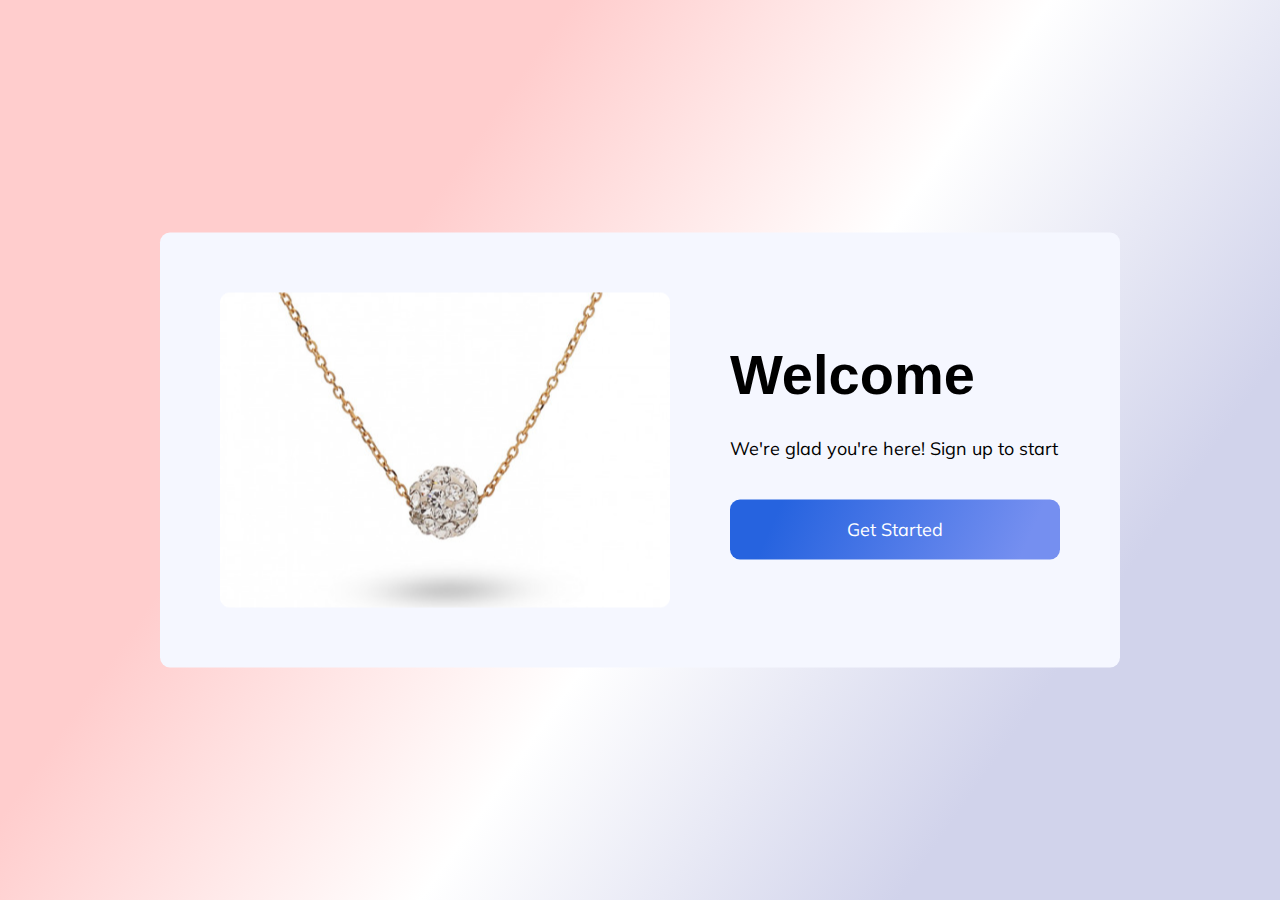
<file: index.html>
<!DOCTYPE html>
<html lang="en">
  <head>
    <meta charset="UTF-8" />
    <meta http-equiv="X-UA-Compatible" content="IE=edge" />
    <meta name="viewport" content="width=Account, initial-scale=1.0" />
    <title>Account</title>
    <link rel="preconnect" href="https://fonts.googleapis.com" />
    <link rel="preconnect" href="https://fonts.gstatic.com" crossorigin />
    <link
      href="https://fonts.googleapis.com/css2?family=Mulish&display=swap"
      rel="stylesheet"
    />
    <link rel="stylesheet" href="css/style.css" />
  </head>
  <body>
    <div class="welcome">
      <div class="image"><img src="./imgs/welcome-mobile.png" /></div>
      <div class="details">
        <h1>Welcome</h1>
        <p class="description">We're glad you're here! Sign up to start</p>
        <a href="register.html" class="start">Get Started</a>
      </div>
    </div>
    <script src="main.js"></script>
  </body>
</html>
</file>
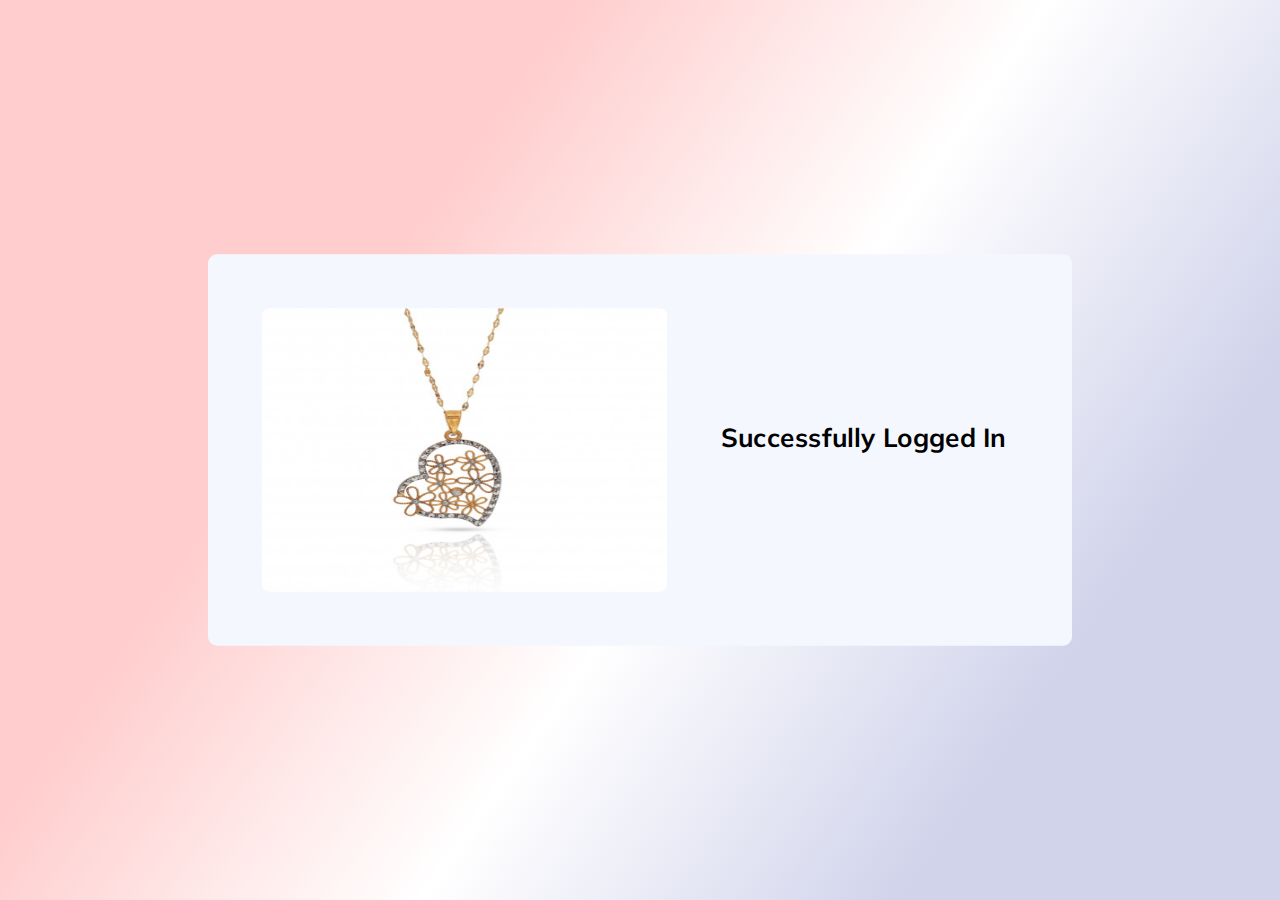
<file: logged-in.html>
<!DOCTYPE html>
<html lang="en">
  <head>
    <meta charset="UTF-8" />
    <meta http-equiv="X-UA-Compatible" content="IE=edge" />
    <meta name="viewport" content="width=device-width, initial-scale=1.0" />
    <title>Account</title>
    <link rel="preconnect" href="https://fonts.googleapis.com" />
    <link rel="preconnect" href="https://fonts.gstatic.com" crossorigin />
    <link
      href="https://fonts.googleapis.com/css2?family=Mulish&display=swap"
      rel="stylesheet"
    />
    <link rel="stylesheet" href="css/all.min.css" />
    <link rel="stylesheet" href="css/style.css" />
    <script>
      // console.log(document.querySelector(".description").innerHTML);
      // document.querySelector(".description").innerHTML = JSON.parse(
      //   sessionStorage.getItem("email")
      // );
      // let value = sessionStorage.getItem("email");
    </script>
  </head>
  <body>
    <div class="logged-in">
      <div class="success-log"><img src="./imgs/logged-in image.png" /></div>
      <div class="success-details">
        <h1>Successfully Logged In</h1>
        <p class="description"></p>
      </div>
    </div>
    <script src="main.js"></script>
  </body>
</html>
</file>
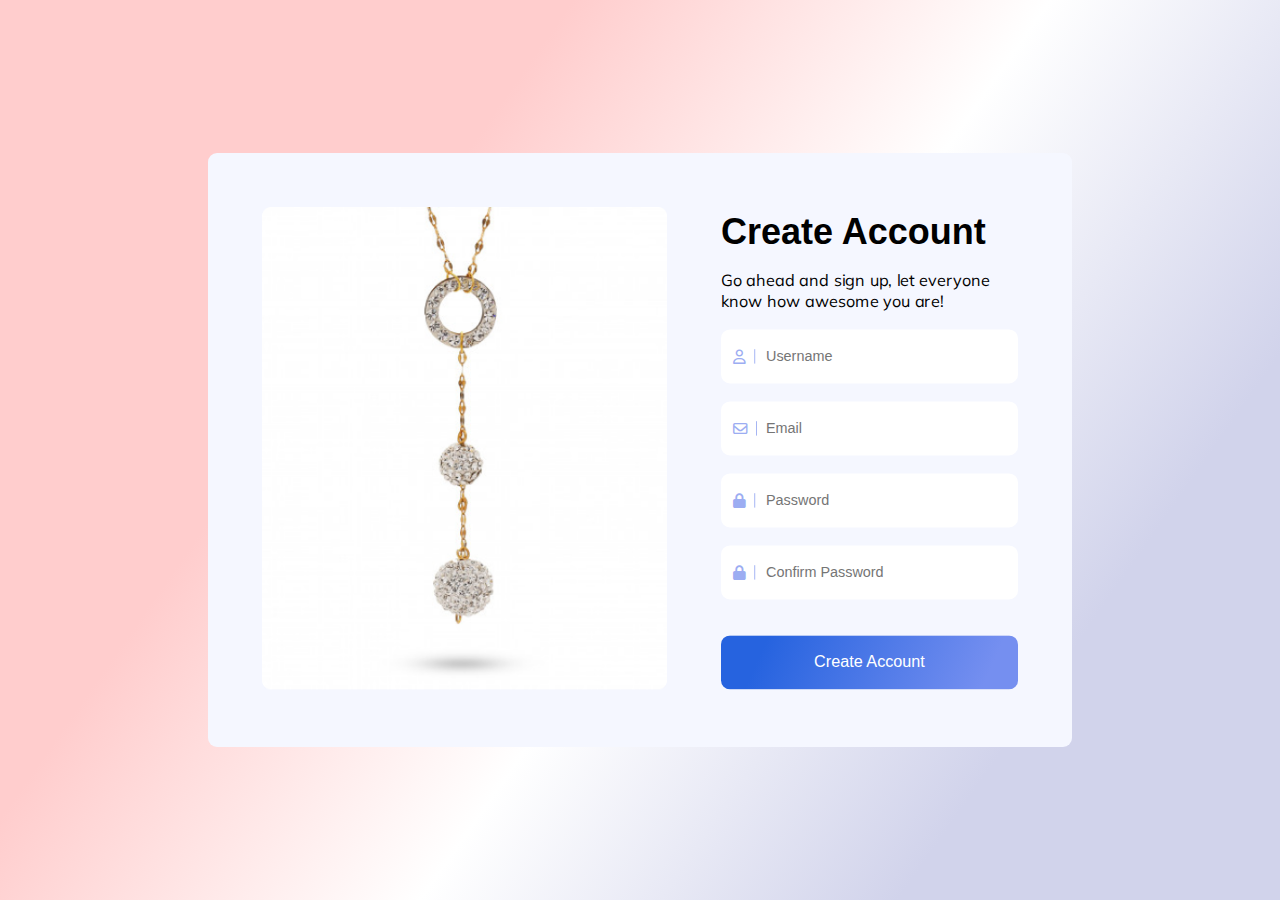
<file: register.html>
<!DOCTYPE html>
<html lang="en">
  <head>
    <meta charset="UTF-8" />
    <meta http-equiv="X-UA-Compatible" content="IE=edge" />
    <meta name="viewport" content="width=device-width, initial-scale=1.0" />
    <title>Account</title>
    <link rel="preconnect" href="https://fonts.googleapis.com" />
    <link rel="preconnect" href="https://fonts.gstatic.com" crossorigin />
    <link
      href="https://fonts.googleapis.com/css2?family=Mulish&display=swap"
      rel="stylesheet"
    />
    <link rel="stylesheet" href="css/all.min.css" />
    <link rel="stylesheet" href="css/style.css" />
  </head>
  <body>
    <div class="register">
      <div class="image"><img src="./imgs/register image.png" /></div>
      <form action="" class="details">
        <h1>Create Account</h1>
        <p class="description">
          Go ahead and sign up, let everyone know how awesome you are!
        </p>
        <div class="data">
          <div class="input">
            <i class="fa-regular fa-user"></i>
            <input type="text" name="username" placeholder="Username" />
            <p class="check-username">A paragraph</p>
          </div>
          <div class="input">
            <i class="fa-regular fa-envelope"></i>
            <input type="email" name="email" placeholder="Email" />
            <p class="check-email">A paragraph</p>
          </div>
          <div class="input">
            <i class="fa-regular fa-lock"></i>
            <input type="password" name="password" placeholder="Password" />
            <p class="check-password">A paragraph</p>
          </div>
          <div class="input">
            <i class="fa-regular fa-lock"></i>
            <input
              type="password"
              name="confirm-password"
              placeholder="Confirm Password"
            />
            <p class="check-confirm-password">A paragraph</p>
          </div>
        </div>
        <button class="start">Create Account</button>
      </form>
    </div>
    <script src="main.js"></script>
  </body>
</html>
</file>
<file: css/style.css>
body {
  font-family: "Mulish", sans-serif;
  min-height: 100vh;
  background-image: linear-gradient(125deg, #ffcdcd 30%, #ffffff, #d1d3eb 80%);
  background-repeat: no-repeat;
  background-size: cover;
}

* {
  margin: 0;
  box-sizing: border-box;
}

/* Get Started Page */
.welcome,
.register {
  display: flex;
  align-items: center;
  position: relative;
  top: 50vh;
  left: 50vw;
  background-color: rgb(245 247 255);
  width: fit-content;
  padding: 60px;
  transform: translate(-50%, -50%);
  border-radius: 10px;
}

.details {
  margin-left: 60px;
  width: 330px;
}

.details h1 {
  font-family: Arial, Helvetica, sans-serif;
  font-size: 56px;
  margin-bottom: 30px;
}

p {
  font-size: 18px;
}

.welcome .image {
  background-image: url(../imgs/welcome-web.png);
  background-repeat: no-repeat;
  background-size: cover;
  width: 450px;
  height: 315px;
}

.welcome .image img {
  display: none;
}

.start {
  background-image: linear-gradient(113.87deg, #2663df 14.81%, #758ff0 88.76%);
  color: white;
  height: 60px;
  text-decoration: none;
  border-radius: 10px;
  display: flex;
  justify-content: center;
  align-items: center;
  font-size: 18px;
  margin-top: 40px;
}

@media (max-width: 960px) {
  .welcome,
  .register {
    flex-direction: column;
    max-width: calc(100vw - 20px);
    padding: 40px 30px;
  }
  .welcome .image {
    background-image: none;
    width: 100%;
    margin-bottom: 55px;
  }
  .welcome .image img {
    display: block;
    width: 100%;
  }
  .details {
    margin: 0;
    text-align: center;
  }
  .details h1 {
    font-size: 40px;
  }
  .details p {
    font-size: 18px;
  }
}
/* Get Started Page */
/* =================================================================== */
/* Register Page */
.register {
  transform: translate(-50%, -50%) scale(0.9);
}

.register h1 {
  font-size: 40px;
  margin-bottom: 20px;
}

.register .details > p {
  margin-bottom: 20px;
}

.data i {
  color: #9cadf2;
  position: absolute;
  left: 13px;
  padding-right: 10px;
  border-right: 1px solid #9cadf2;
}

.data .input:nth-of-type(n + 3) i {
  font-weight: 600;
}

.data .input {
  display: flex;
  flex-direction: column;
  justify-content: center;
  position: relative;
  margin-bottom: 20px;
}

.data input {
  height: 60px;
  border-radius: 10px;
  border: none;
  outline: none;
  font-size: 16px;
  padding-left: 50px;
  background-color: white;
  transition: 0.3s;
}

.data input:focus {
  outline: 1px solid #aaa;
}

.data p {
  position: absolute;
  z-index: -1;
  bottom: 0;
  font-size: 14px;
  color: transparent;
  left: 40px;
  transition: 0.3s;
}

@media (max-width: 960px) {
  .register {
    flex-direction: column;
    max-width: calc(100vw - 20px);
    padding: 40px 30px;
    top: 10px;
    left: 0;
    margin: 0 auto 20px;
    transform: none;
  }
  .register .image {
    margin-bottom: 55px;
  }
  .register .image img {
    width: 100%;
  }
  .details {
    margin: 0;
    text-align: center;
    width: 100%;
  }
  .details h1 {
    font-size: 40px;
  }
  .register .details > p {
    font-size: 18px;
    margin: 16px 0 40px;
  }
  .data p {
    font-size: 13px;
    left: 10px;
  }
}

button.start {
  border: none;
  width: 100%;
  cursor: pointer;
}
/* Register Page */
/* =================================================================== */
/* Logged-In Page */
.logged-in {
  display: flex;
  align-items: center;
  position: relative;
  top: 50vh;
  left: 50vw;
  background-color: rgb(245 247 255);
  width: fit-content;
  padding: 60px;
  transform: translate(-50%, -50%) scale(0.9);
  border-radius: 10px;
}

.success-log {
  width: 450px;
  height: 315px;
}

.success-log img {
  width: 100%;
  height: 315px;
}

.success-details {
  margin-left: 60px;
  width: 330px;
}

.success-details :nth-child(n) {
  max-width: 100%;
}

.logged-in h1 {
  font-size: 29px;
  margin-bottom: 30px;
}

.logged-in p {
  text-decoration: underline;
  font-size: 20px;
}

@media (max-width: 867px) {
  .logged-in {
    flex-direction: column;
    max-width: calc(100vw - 20px);
    min-height: calc(100vh - 20px);
    padding: 40px 30px;
    top: 10px;
    left: 0;
    margin: 0 auto 20px;
    transform: none;
  }
  .logged-in .success-log {
    margin-bottom: 160px;
    width: auto;
    height: auto;
  }
  .logged-in .success-log img {
    width: 100%;
  }
  .logged-in :nth-child(n) {
    max-width: 100%;
  }
  .success-details {
    margin: 0;
    text-align: center;
    width: 100%;
  }
  .details h1 {
    font-size: 40px;
  }
  .register .details > p {
    font-size: 18px;
    margin: 16px 0 40px;
  }
}
/* Logged-In Page */
</file>
